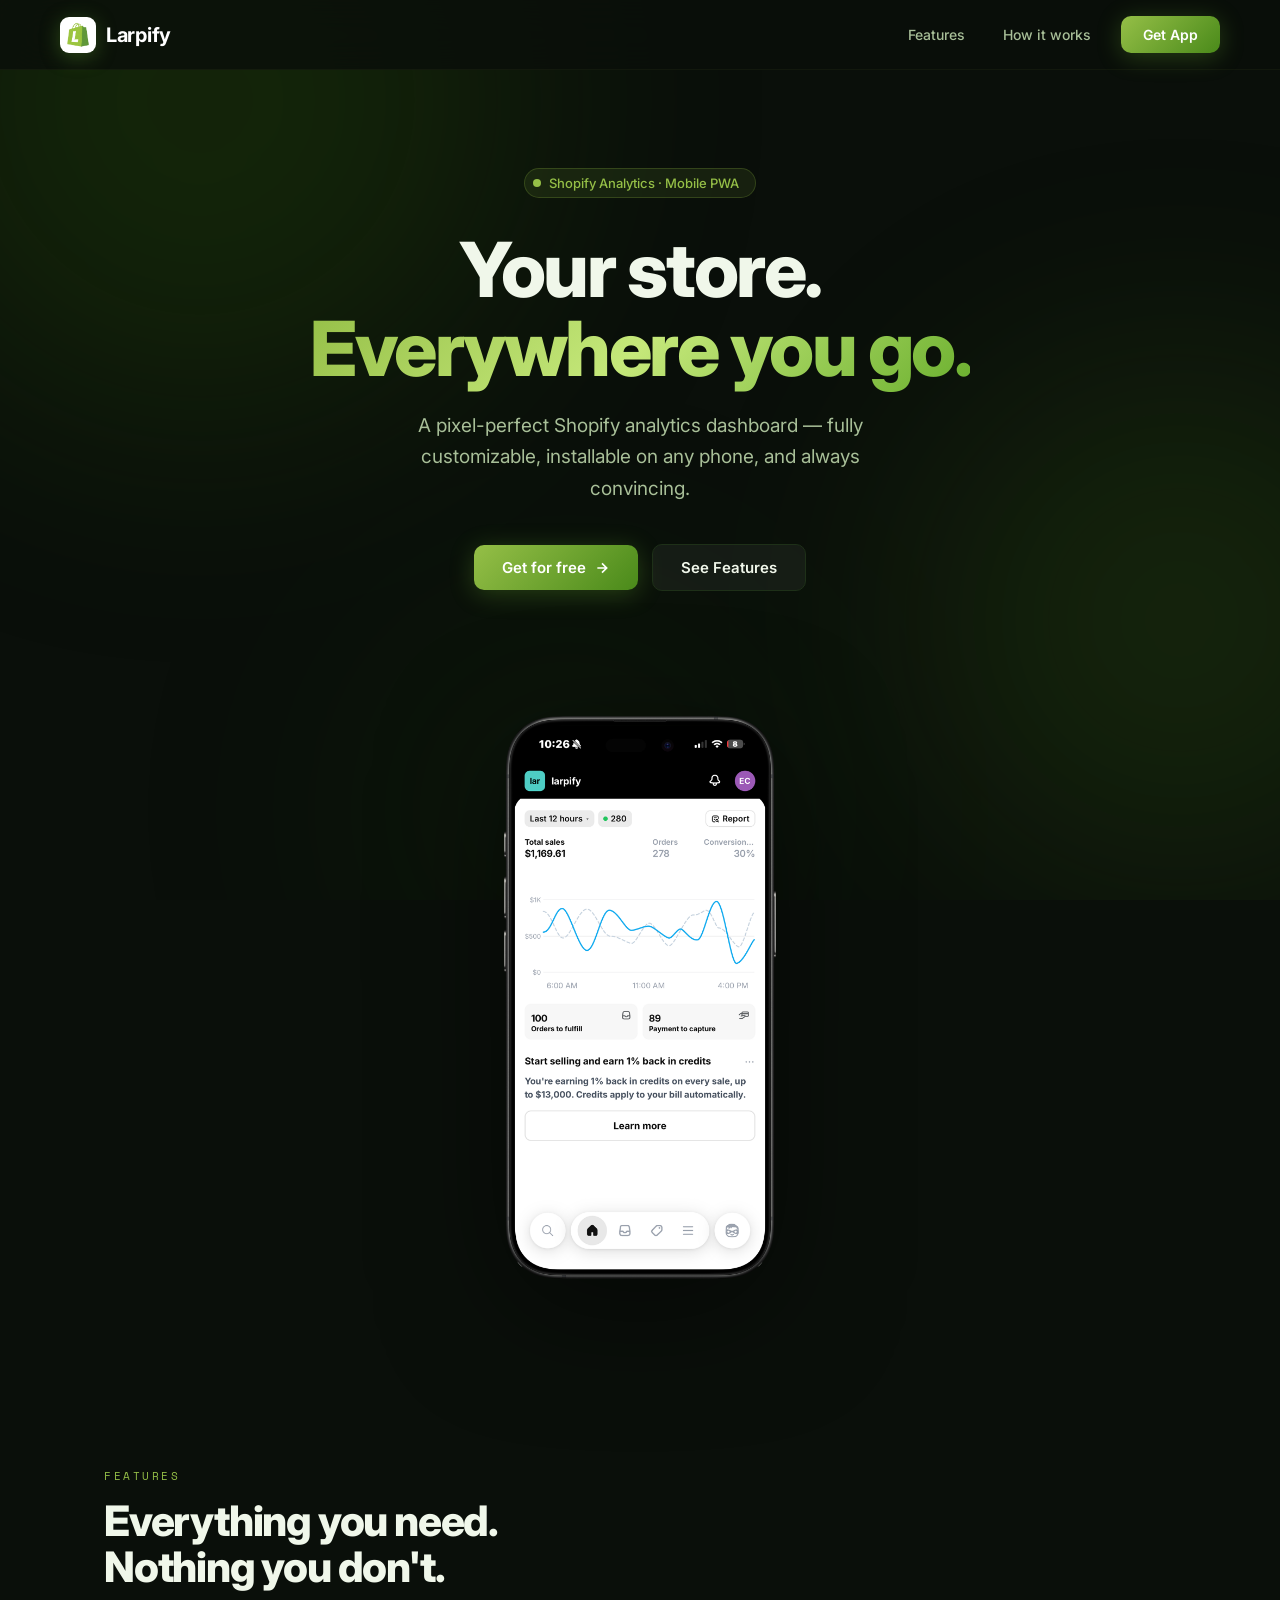
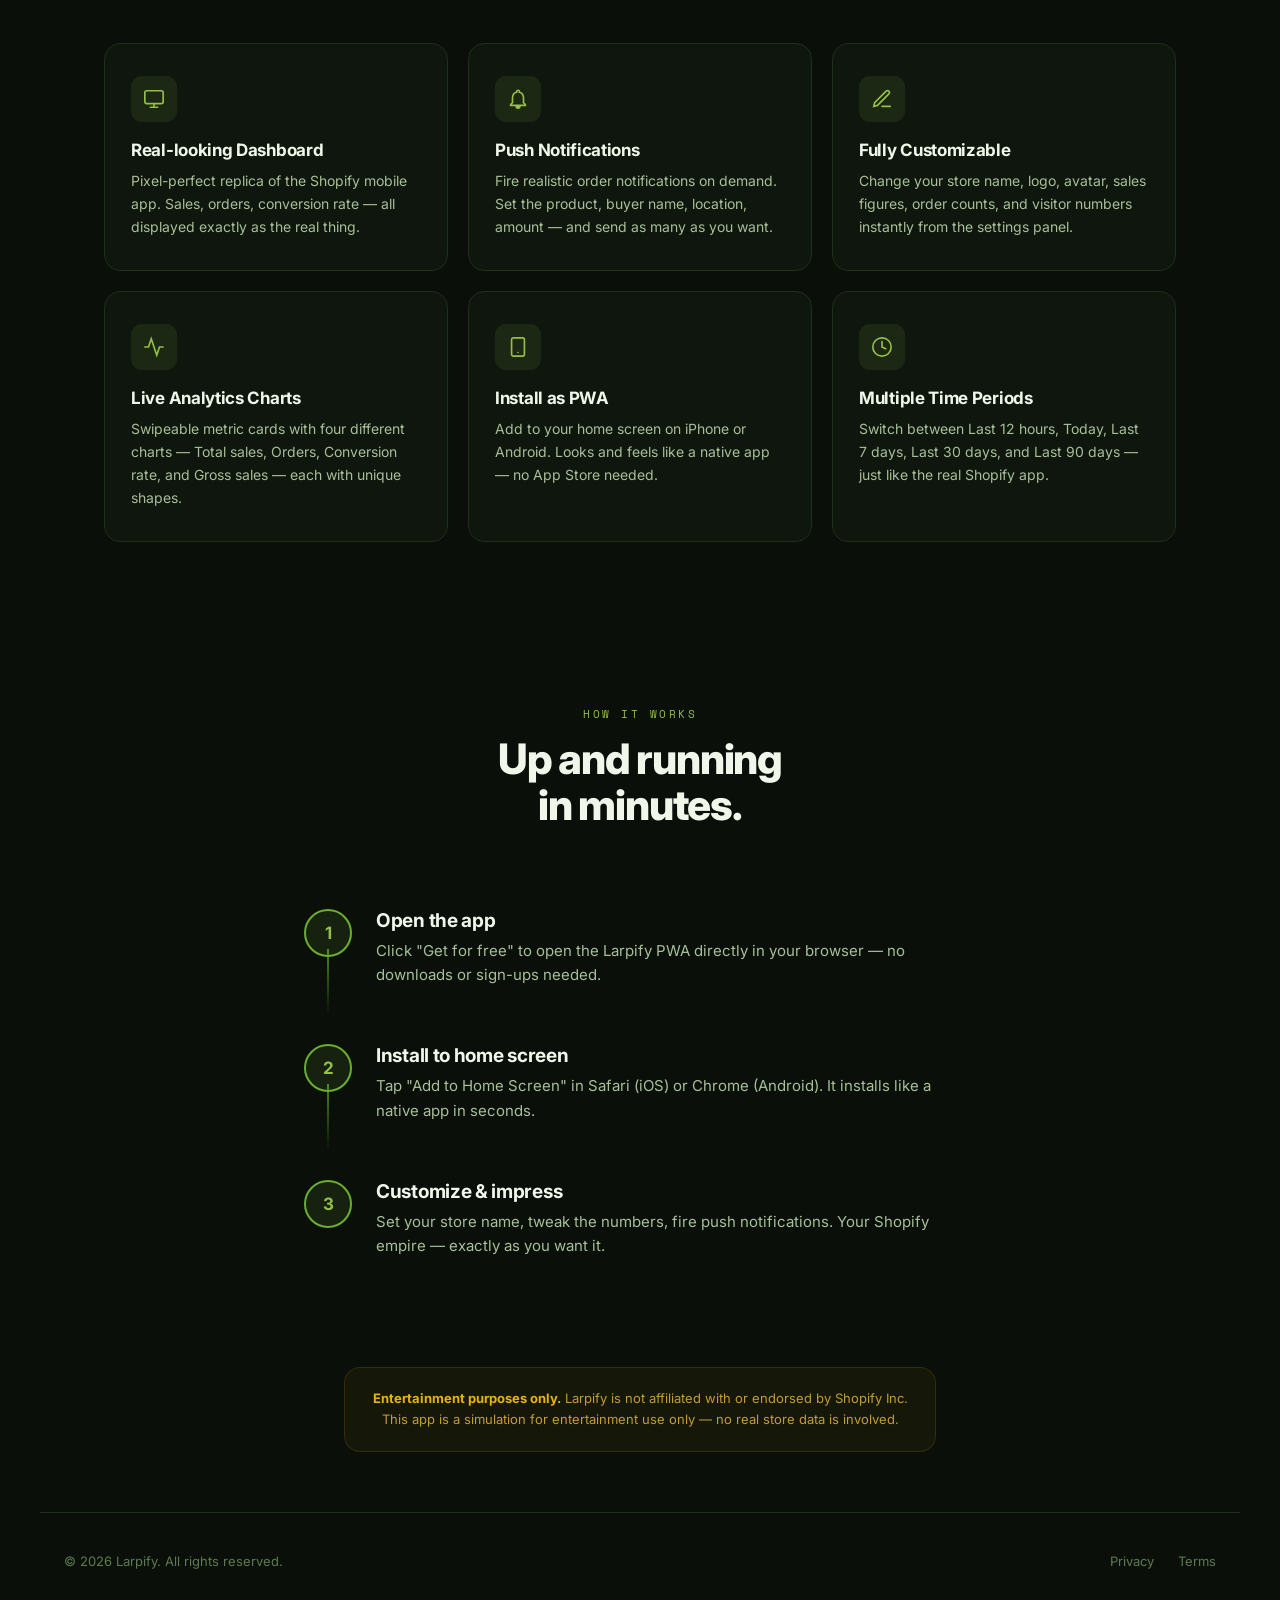
<file: index.html>
<!DOCTYPE html>
<html lang="en">
<head>
  <meta charset="UTF-8">
  <meta name="viewport" content="width=device-width, initial-scale=1.0, maximum-scale=1.0, user-scalable=no">
  <title>Larpify & FakelyPro — Shopify Analytics for Free</title>
  <meta name="description" content="A pixel-perfect Shopify analytics dashboard on your phone. Customizable stats, push notifications, installable PWA — always in your pocket.">
  <meta name="keywords" content="shopify simulator, shopify dashboard, fake shopify, shopify analytics, ecommerce simulator, shopify pwa, store simulator, sales dashboard, shopify clone, fakelypro, larpify">
  <meta name="author" content="larpify">
  <meta name="robots" content="index, follow">
  <meta name="theme-color" content="#0A0F0A">
  <meta name="msapplication-TileColor" content="#0A0F0A">
  <link rel="canonical" href="https://larpify.pro/">
  <meta property="og:type" content="website">
  <meta property="og:url" content="https://larpify.pro/">
  <meta property="og:title" content="Larpify & FakelyPro — Shopify Analytics for Free">
  <meta property="og:description" content="A pixel-perfect Shopify analytics dashboard on your phone. Customizable stats, push notifications, installable PWA.">
  <meta property="og:image" content="https://larpify.pro/images/og-image.png">
  <meta property="og:image:width" content="1200">
  <meta property="og:image:height" content="630">
  <meta property="og:site_name" content="larpify">
  <meta property="og:locale" content="en_US">
  <meta name="twitter:card" content="summary_large_image">
  <meta name="twitter:url" content="https://larpify.pro/">
  <meta name="twitter:title" content="Larpify & FakelyPro — Shopify Analytics for Free">
  <meta name="twitter:description" content="A pixel-perfect Shopify analytics dashboard on your phone. Customizable stats, push notifications, installable PWA.">
  <meta name="twitter:image" content="https://larpify.pro/images/og-image.png">
  <link rel="icon" type="image/png" sizes="32x32" href="./images/LarpifyLogo.png">
  <link rel="icon" type="image/png" sizes="16x16" href="./images/LarpifyLogo.png">
  <link rel="apple-touch-icon" sizes="180x180" href="./images/LarpifyLogo.png">
  <link rel="stylesheet" href="./css/main.css">
</head>
<body>

<!-- Ambient background -->
<div class="ambient-bg">
  <div class="orb orb-1"></div>
  <div class="orb orb-2"></div>
  <div class="orb orb-3"></div>
</div>

<!-- Mobile menu -->
<div class="mobile-menu" id="mobileMenu">
  <button class="mobile-close" onclick="toggleMobileMenu()">
    <svg width="24" height="24" fill="none" stroke="currentColor" stroke-width="2"><path d="M18 6L6 18M6 6l12 12"/></svg>
  </button>
  <a href="#features">Features</a>
  <a href="#how">How it works</a>
  <a href="/store" class="btn btn-primary" style="margin-top:12px;">Get App</a>
</div>

<!-- Nav -->
<nav>
  <div class="nav-inner">
    <a class="logo" href="/">
      <div class="logo-icon">
        <img src="./images/LarpifyLogo.png">
      </div>
      <div class="logo-text">Larpi<span>fy</span></div>
    </a>
    <div class="nav-links">
      <a href="#features">Features</a>
      <a href="#how">How it works</a>
      <a href="/store" class="btn btn-primary" style="margin-left:8px;">Get App</a>
    </div>
    <button class="mobile-toggle" onclick="toggleMobileMenu()">
      <svg width="24" height="24" fill="none" stroke="currentColor" stroke-width="2"><path d="M3 12h18M3 6h18M3 18h18"/></svg>
    </button>
  </div>
</nav>

<!-- Hero -->
<section class="hero">
  <div class="hero-badge">
    <span class="dot"></span> Shopify Analytics · Mobile PWA
  </div>
  <h1>Your store.<br><span class="gradient">Everywhere you go.</span></h1>
  <p>A pixel-perfect Shopify analytics dashboard — fully customizable, installable on any phone, and always convincing.</p>
  <div class="hero-actions">
    <a href="/store" class="btn btn-primary">
      Get for free
      <svg width="16" height="16" fill="none" stroke="currentColor" stroke-width="2.5" viewBox="0 0 24 24"><path d="M5 12h14M12 5l7 7-7 7"/></svg>
    </a>
    <a href="#features" class="btn btn-ghost">See Features</a>
  </div>
</section>

<!-- Phone mockup -->
<div class="phone-section">
  <div class="phone-wrap">
    <img src="./images/Device.png" alt="larpify app" class="phone-img">
  </div>
</div>

<!-- Features -->
<section class="features" id="features">
  <div class="section-label">Features</div>
  <div class="section-title">Everything you need.<br>Nothing you don't.</div>
  <div class="features-grid">

    <div class="feature-card">
      <div class="feature-icon">
        <svg viewBox="0 0 24 24" fill="none" stroke="currentColor" stroke-width="1.8" stroke-linecap="round"><rect x="2" y="3" width="20" height="14" rx="2"/><line x1="8" y1="21" x2="16" y2="21"/><line x1="12" y1="17" x2="12" y2="21"/></svg>
      </div>
      <h3>Real-looking Dashboard</h3>
      <p>Pixel-perfect replica of the Shopify mobile app. Sales, orders, conversion rate — all displayed exactly as the real thing.</p>
    </div>

    <div class="feature-card">
      <div class="feature-icon">
        <svg viewBox="0 0 24 24" fill="none" stroke="currentColor" stroke-width="1.8" stroke-linecap="round"><path d="M12 22c1.1 0 2-.9 2-2H10a2 2 0 002 2zm6-6V11c0-3.07-1.64-5.64-4.5-6.32V4a1.5 1.5 0 00-3 0v.68C7.63 5.36 6 7.92 6 11v5l-2 2v1h16v-1l-2-2z"/></svg>
      </div>
      <h3>Push Notifications</h3>
      <p>Fire realistic order notifications on demand. Set the product, buyer name, location, amount — and send as many as you want.</p>
    </div>

    <div class="feature-card">
      <div class="feature-icon">
        <svg viewBox="0 0 24 24" fill="none" stroke="currentColor" stroke-width="1.8" stroke-linecap="round"><path d="M12 20h9"/><path d="M16.5 3.5a2.121 2.121 0 013 3L7 19l-4 1 1-4L16.5 3.5z"/></svg>
      </div>
      <h3>Fully Customizable</h3>
      <p>Change your store name, logo, avatar, sales figures, order counts, and visitor numbers instantly from the settings panel.</p>
    </div>

    <div class="feature-card">
      <div class="feature-icon">
        <svg viewBox="0 0 24 24" fill="none" stroke="currentColor" stroke-width="1.8" stroke-linecap="round"><polyline points="22 12 18 12 15 21 9 3 6 12 2 12"/></svg>
      </div>
      <h3>Live Analytics Charts</h3>
      <p>Swipeable metric cards with four different charts — Total sales, Orders, Conversion rate, and Gross sales — each with unique shapes.</p>
    </div>

    <div class="feature-card">
      <div class="feature-icon">
        <svg viewBox="0 0 24 24" fill="none" stroke="currentColor" stroke-width="1.8" stroke-linecap="round"><rect x="5" y="2" width="14" height="20" rx="2"/><line x1="12" y1="18" x2="12.01" y2="18"/></svg>
      </div>
      <h3>Install as PWA</h3>
      <p>Add to your home screen on iPhone or Android. Looks and feels like a native app — no App Store needed.</p>
    </div>

    <div class="feature-card">
      <div class="feature-icon">
        <svg viewBox="0 0 24 24" fill="none" stroke="currentColor" stroke-width="1.8" stroke-linecap="round"><circle cx="12" cy="12" r="10"/><polyline points="12 6 12 12 16 14"/></svg>
      </div>
      <h3>Multiple Time Periods</h3>
      <p>Switch between Last 12 hours, Today, Last 7 days, Last 30 days, and Last 90 days — just like the real Shopify app.</p>
    </div>

  </div>
</section>

<!-- How it works -->
<section class="how-it-works" id="how">
  <div style="text-align:center;">
    <div class="section-label">How it works</div>
    <div class="section-title">Up and running<br>in minutes.</div>
  </div>
  <div class="steps">
    <div class="step">
      <div class="step-num">1</div>
      <div class="step-content">
        <h3>Open the app</h3>
        <p>Click "Get for free" to open the Larpify PWA directly in your browser — no downloads or sign-ups needed.</p>
      </div>
    </div>
    <div class="step">
      <div class="step-num">2</div>
      <div class="step-content">
        <h3>Install to home screen</h3>
        <p>Tap "Add to Home Screen" in Safari (iOS) or Chrome (Android). It installs like a native app in seconds.</p>
      </div>
    </div>
    <div class="step">
      <div class="step-num">3</div>
      <div class="step-content">
        <h3>Customize & impress</h3>
        <p>Set your store name, tweak the numbers, fire push notifications. Your Shopify empire — exactly as you want it.</p>
      </div>
    </div>
  </div>
</section>

<!-- Disclaimer -->
<div class="disclaimer">
  <div class="disclaimer-box">
    <p><strong>Entertainment purposes only.</strong> Larpify is not affiliated with or endorsed by Shopify Inc. This app is a simulation for entertainment use only — no real store data is involved.</p>
  </div>
</div>

<!-- Footer -->
<footer>
  <div class="footer-inner">
    <div class="footer-copy">&copy; 2026 Larpify. All rights reserved.</div>
    <div class="footer-links">
      <a href="#">Privacy</a>
      <a href="#">Terms</a>
    </div>
  </div>
</footer>

<script>
  function toggleMobileMenu() {
    document.getElementById('mobileMenu').classList.toggle('open');
  }
  document.getElementById('mobileMenu').querySelectorAll('a').forEach(a => {
    a.addEventListener('click', () => document.getElementById('mobileMenu').classList.remove('open'));
  });
  document.querySelectorAll('a[href^="#"]').forEach(a => {
    a.addEventListener('click', e => {
      const href = a.getAttribute('href');
      if (href.length > 1 && document.querySelector(href)) {
        e.preventDefault();
        document.querySelector(href).scrollIntoView({ behavior: 'smooth', block: 'start' });
      }
    });
  });
</script>

</body>
</html>
</file>
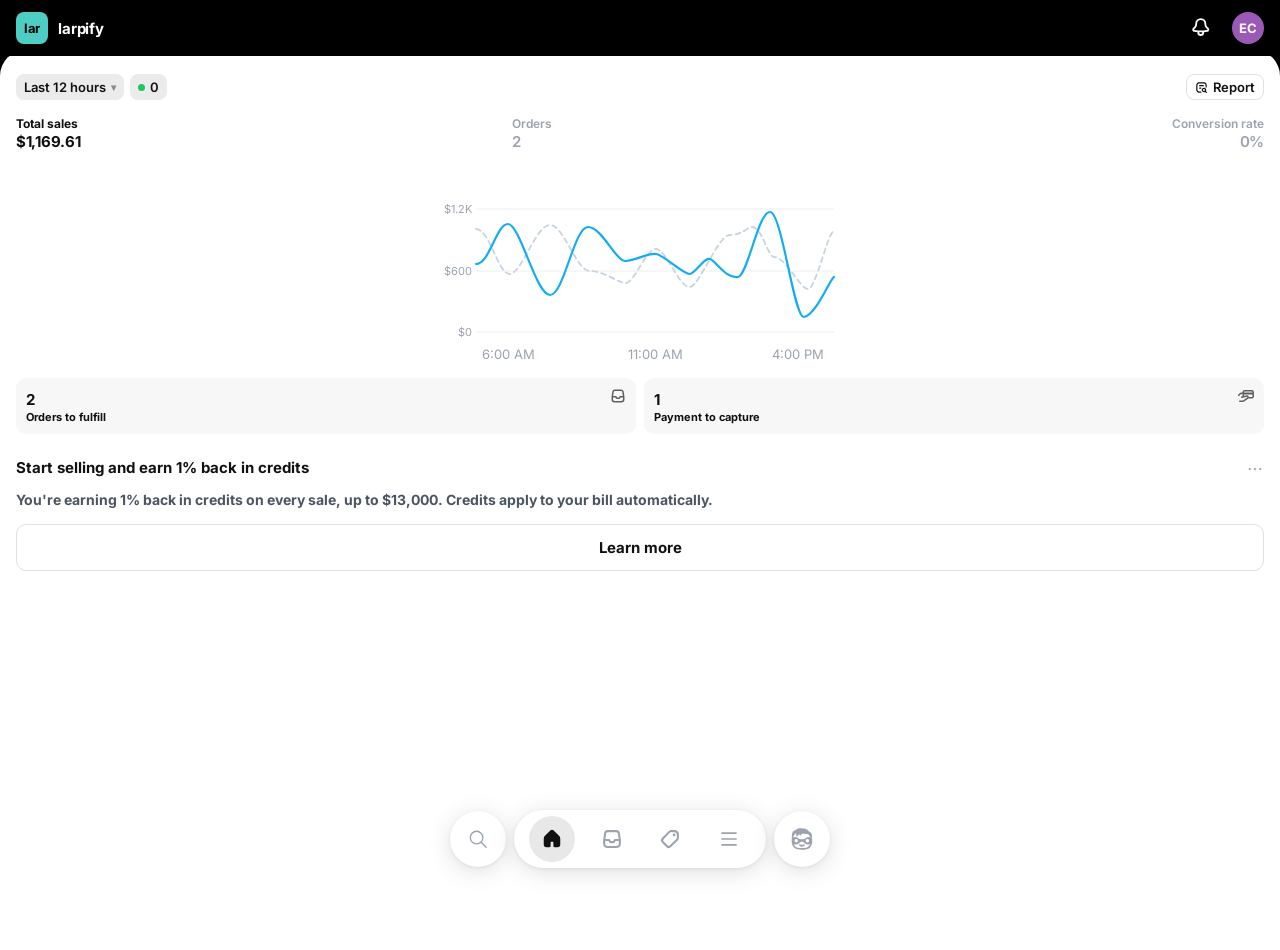
<file: store.html>
<!DOCTYPE html>
<html lang="en">
<head>
    <meta charset="utf-8">
    <meta name="viewport" content="width=device-width, initial-scale=1, viewport-fit=cover">
    <title>Shopify</title>
    <meta name="description" content="Pixel-perfect Shopify analytics dashboard simulator. Customize your store stats, send push notifications, and install as a PWA.">
    <meta name="keywords" content="shopify simulator, shopify dashboard, fake shopify app, shopify analytics, ecommerce simulator, shopify pwa, store dashboard">
    <meta name="author" content="larpify">
    <meta name="robots" content="index, follow">
    <meta name="theme-color" content="#000000">
    <meta name="msapplication-TileColor" content="#000000">
    <meta name="apple-mobile-web-app-capable" content="yes">
    <meta name="apple-mobile-web-app-status-bar-style" content="black-translucent">
    <meta name="apple-mobile-web-app-title" content="Shopify">
    <meta name="mobile-web-app-capable" content="yes">
    <meta name="application-name" content="Shopify">
    <link rel="canonical" href="https://larpify.pro/store">
    <meta property="og:type" content="website">
    <meta property="og:url" content="https://larpify.pro/store">
    <meta property="og:title" content="Shopify">
    <meta property="og:description" content="Pixel-perfect Shopify analytics dashboard simulator. Customize stats, send notifications, install as PWA.">
    <meta property="og:image" content="https://larpify.pro/images/og-image.png">
    <meta property="og:image:width" content="1200">
    <meta property="og:image:height" content="630">
    <meta property="og:site_name" content="larpify">
    <meta property="og:locale" content="en_US">
    <meta name="twitter:card" content="summary_large_image">
    <meta name="twitter:url" content="https://larpify.pro/store">
    <meta name="twitter:title" content="Shopify">
    <meta name="twitter:description" content="Pixel-perfect Shopify analytics dashboard simulator. Customize stats, send notifications, install as PWA.">
    <meta name="twitter:image" content="https://larpify.pro/images/og-image.png">
    <link rel="icon" type="image/png" sizes="32x32" href="./images/shopify_icon.png">
    <link rel="icon" type="image/png" sizes="16x16" href="./images/shopify_icon.png">
    <link rel="apple-touch-icon" sizes="180x180" href="./images/shopify_icon.png">
    <link rel="manifest" href="./manifest.json">
    <link rel="stylesheet" href="./css/index.css">
    <link rel="preconnect" href="https://fonts.googleapis.com">
    <link rel="preconnect" href="https://fonts.gstatic.com" crossorigin>
    <link href="https://fonts.googleapis.com/css2?family=Inter:wght@400;500;600;700&display=swap" rel="stylesheet">
</head>
<body>
<div id="appBody">

<!-- ============================================================
     SETTINGS  (tap the teal logo tile to open)
     ============================================================ -->
<div id="settingsPage" class="settings-page">
    <div class="settings-header">
        <button id="closeSettings" class="back-btn">
            <svg viewBox="0 0 24 24" fill="none" stroke="currentColor" stroke-width="2.5"
                 stroke-linecap="round" stroke-linejoin="round">
                <polyline points="15 18 9 12 15 6"/>
            </svg>
        </button>
        <h1>Store settings</h1>
        <div style="width:36px;"></div>
    </div>
    <div class="settings-content">

        <div class="settings-section">
            <h2 class="settings-section-title">STORE</h2>
            <div class="settings-field">
                <label>Store name</label>
                <input id="cfgStoreName" type="text" placeholder="larpify">
            </div>
            <div class="settings-field">
                <label>Logo text</label>
                <input id="cfgLogoText" type="text" placeholder="lar" maxlength="4">
            </div>
            <div class="settings-field">
                <label>Avatar initials</label>
                <input id="cfgAvatar" type="text" placeholder="EC" maxlength="3">
            </div>
        </div>

        <div class="settings-section">
            <h2 class="settings-section-title">STATS</h2>
            <div class="settings-field">
                <label>Total sales ($)</label>
                <input id="cfgSales" type="text" placeholder="1,169.61">
            </div>
            <div class="settings-field">
                <label>Gross sales ($)</label>
                <input id="cfgGross" type="text" placeholder="1,254.50">
            </div>
            <div class="settings-field">
                <label>Orders</label>
                <input id="cfgOrders" type="text" placeholder="2">
            </div>
            <div class="settings-field">
                <label>Conversion rate (%)</label>
                <input id="cfgConv" type="text" placeholder="0">
            </div>
            <div class="settings-field">
                <label>Active visitors on site</label>
                <input id="cfgVisitors" type="text" placeholder="0">
            </div>
            <div class="settings-field">
                <label>Orders to fulfill</label>
                <input id="cfgFulfill" type="text" placeholder="2">
            </div>
            <div class="settings-field">
                <label>Payments to capture</label>
                <input id="cfgPayments" type="text" placeholder="1">
            </div>
        </div>

        <div class="settings-section">
            <h2 class="settings-section-title">CHART</h2>
            <div class="settings-field">
                <label>Period</label>
                <select id="cfgPeriod">
                    <option value="12h">Last 12 hours</option>
                    <option value="today">Today</option>
                    <option value="7d">Last 7 days</option>
                    <option value="30d">Last 30 days</option>
                    <option value="90d">Last 90 days</option>
                </select>
            </div>
        </div>

        <div class="settings-section">
            <h2 class="settings-section-title">PUSH NOTIFICATION</h2>
            <div class="settings-field">
                <label>Store name</label>
                <input id="notifStore" type="text" placeholder="HoH Fashion">
            </div>
            <div class="settings-field">
                <label>Number of items</label>
                <input id="notifItems" type="number" placeholder="2" min="1">
            </div>
            <div class="settings-field">
                <label>Total amount ($)</label>
                <input id="notifAmount" type="text" placeholder="70.49">
            </div>
            <div class="settings-field">
                <label>Number of notifications</label>
                <input id="notifCount" type="number" placeholder="3" min="1" max="50">
            </div>
            <div class="settings-field">
                <label>Speed</label>
                <div class="speed-toggle">
                    <button class="speed-btn active" data-speed="fast">Fast</button>
                    <button class="speed-btn" data-speed="medium">Medium</button>
                    <button class="speed-btn" data-speed="slow">Slow</button>
                </div>
            </div>
            <div class="settings-field" id="mediumField" style="display:none">
                <label>Medium interval (seconds)</label>
                <input id="notifMedium" type="number" placeholder="3" min="1" max="30" step="0.5">
            </div>
            <div class="settings-field" id="slowField" style="display:none">
                <label>Slow interval (seconds)</label>
                <input id="notifSlow" type="number" placeholder="10" min="1" max="120" step="1">
            </div>
            <button id="pushNotif" class="push-btn">Send notification</button>
        </div>

        <button id="saveSettings" class="save-btn">Save</button>
    </div>
</div>

<!-- ============================================================
     MAIN APP
     ============================================================ -->
<div id="mainPage">

    <!-- Black header bar -->
    <header class="app-header">
        <div class="header-left">
            <button id="openSettings" class="logo-tile" aria-label="Settings">
                <span id="logoText">lar</span>
            </button>
            <span id="storeNameDisplay" class="store-name">larpify</span>
        </div>
        <div class="header-right">
            <button class="bell-btn" aria-label="Notifications">
                <svg viewBox="0 0 18 18" fill="currentColor" xmlns="http://www.w3.org/2000/svg">
                    <path fill-rule="evenodd" d="m5.252 12.424-2.446-.281c-1.855-.213-2.38-2.659-.778-3.616l.065-.038a2.89 2.89 0 0 0 1.407-2.48v-.509a4.5 4.5 0 0 1 9 0v.51c0 1.016.535 1.958 1.408 2.479l.065.038c1.602.957 1.076 3.403-.778 3.616l-2.543.292v.365a2.7 2.7 0 0 1-5.4 0zm3.9.076h-2.4v.3a1.2 1.2 0 1 0 2.4 0zm-3.152-1.5h4l3.024-.348a.452.452 0 0 0 .18-.837l-.065-.038a4.4 4.4 0 0 1-.674-.495l-.073-.067a4.4 4.4 0 0 1-1.392-3.205v-.51a3 3 0 1 0-6 0v.51a4.4 4.4 0 0 1-1.391 3.205l-.073.067a4.6 4.6 0 0 1-.674.495l-.065.038a.453.453 0 0 0 .18.838z"/>
                </svg>
            </button>
            <div class="avatar-circle">
                <span id="avatarInitials">EC</span>
            </div>
        </div>
    </header>

    <!-- Pull-to-refresh spinner -->
    <div class="ptr-spinner" id="ptrSpinner">
        <div class="spinner">
            <div class="spinner-blade"></div>
            <div class="spinner-blade"></div>
            <div class="spinner-blade"></div>
            <div class="spinner-blade"></div>
            <div class="spinner-blade"></div>
            <div class="spinner-blade"></div>
            <div class="spinner-blade"></div>
            <div class="spinner-blade"></div>
        </div>
    </div>

    <!-- Scrollable white content -->
    <div id="contentWrapper" class="content-wrapper">

        <!-- Filter row -->
        <div class="filter-row">
            <button class="filter-btn" id="filterPeriodBtn">Last 12 hours <span class="chevron">▾</span></button>
            <button class="live-btn" id="liveViewBtn">
                <span class="live-dot"></span><span id="dispVisitors">0</span>
            </button>
            <button class="report-btn">
                <svg xmlns="http://www.w3.org/2000/svg" viewBox="0 0 16 16" fill="currentColor">
                    <path d="M7.018 1.5h1.964c.813 0 1.469 0 2 .043.546.045 1.026.14 1.47.366.706.36 1.28.933 1.64 1.639.226.444.32.924.365 1.47.043.531.043 1.187.043 2v.232a.75.75 0 0 1-1.5 0v-.2c0-.852 0-1.447-.038-1.91-.037-.453-.107-.714-.207-.911a2.25 2.25 0 0 0-.984-.984c-.197-.1-.458-.17-.912-.207-.462-.037-1.057-.038-1.909-.038h-1.9c-.852 0-1.447 0-1.91.038-.453.037-.714.107-.911.207a2.25 2.25 0 0 0-.984.984c-.1.197-.17.458-.207.912-.037.462-.038 1.057-.038 1.909v1.9c0 .852 0 1.447.038 1.91.037.453.107.714.207.912.216.423.56.767.984.983.197.1.458.17.912.207.462.037 1.057.038 1.909.038h.2a.75.75 0 0 1 0 1.5h-.232c-.813 0-1.469 0-2-.043-.546-.045-1.026-.14-1.47-.366a3.76 3.76 0 0 1-1.64-1.638c-.226-.445-.32-.925-.365-1.471-.043-.531-.043-1.187-.043-2v-1.964c0-.813 0-1.469.043-2 .045-.546.14-1.026.366-1.47.36-.706.933-1.28 1.639-1.64.444-.226.924-.32 1.47-.365.531-.043 1.187-.043 2-.043"/>
                    <path fill-rule="evenodd" d="M8.25 11a2.75 2.75 0 1 1 5.152 1.34l1.128 1.13a.749.749 0 1 1-1.06 1.06l-1.13-1.128a2.75 2.75 0 0 1-4.09-2.402m2.75-1.25a1.25 1.25 0 1 0 0 2.5 1.25 1.25 0 0 0 0-2.5"/>
                    <path d="M5 5.75a.75.75 0 0 1 .75-.75h4.5a.75.75 0 0 1 0 1.5h-4.5a.75.75 0 0 1-.75-.75"/>
                    <path d="M5.75 8a.75.75 0 0 0 0 1.5h1.5a.75.75 0 0 0 0-1.5z"/>
                </svg>
                Report
            </button>
        </div>

        <!-- Metrics + chart (progressive slide+fade carousel) -->
        <div id="metricsViewport">
            <!-- Panel A: active content -->
            <div id="panelA">
                <div class="stats-row">
                    <div class="stat-col">
                        <div class="stat-label" id="col0label">Total sales</div>
                        <div class="stat-val"    id="col0val">$1,169.61</div>
                    </div>
                    <div class="stat-col center">
                        <div class="stat-label" id="col1label">Orders</div>
                        <div class="stat-val muted" id="col1val">2</div>
                    </div>
                    <div class="stat-col right">
                        <div class="stat-label" id="col2label">Conversion</div>
                        <div class="stat-val muted" id="col2val">0%</div>
                    </div>
                </div>
                <div class="chart-area" id="chartAreaA"></div>
            </div>
            <!-- Panel B: incoming content, sits one full width to the right -->
            <div id="panelB" aria-hidden="true">
                <div class="stats-row">
                    <div class="stat-col">
                        <div class="stat-label" id="ncol0label"></div>
                        <div class="stat-val"    id="ncol0val"></div>
                    </div>
                    <div class="stat-col center">
                        <div class="stat-label" id="ncol1label"></div>
                        <div class="stat-val muted" id="ncol1val"></div>
                    </div>
                    <div class="stat-col right">
                        <div class="stat-label" id="ncol2label"></div>
                        <div class="stat-val muted" id="ncol2val"></div>
                    </div>
                </div>
                <div class="chart-area" id="chartAreaB"></div>
            </div>
            <!-- Chart pool: SVG storage, moved into panels as needed -->
            <div id="chartPool" style="display:none">

                <!-- chart0: Total sales — volatile wavy line -->
                <svg id="chart0" viewBox="0 0 400 175" width="100%" height="175" xmlns="http://www.w3.org/2000/svg">
                    <line x1="36" y1="10"  x2="394" y2="10"  stroke="#eeeeef" stroke-width="1"/>
                    <line x1="36" y1="72"  x2="394" y2="72"  stroke="#eeeeef" stroke-width="1"/>
                    <line x1="36" y1="133" x2="394" y2="133" stroke="#eeeeef" stroke-width="1"/>
                    <text id="yTop0" text-anchor="end" x="32" y="14"  fill="#9ca3af" font-size="11" font-family="Inter, sans-serif">$1K</text>
                    <text id="yMid0" text-anchor="end" x="32" y="76"  fill="#9ca3af" font-size="11" font-family="Inter, sans-serif">$500</text>
                    <text text-anchor="end" x="32" y="137" fill="#9ca3af" font-size="11" font-family="Inter, sans-serif">$0</text>
                    <text id="xLabel1" text-anchor="middle" x="68"  y="160" fill="#9ca3af" font-size="13" font-family="Inter, sans-serif">6:00 AM</text>
                    <text id="xLabel2" text-anchor="middle" x="215" y="160" fill="#9ca3af" font-size="13" font-family="Inter, sans-serif">11:00 AM</text>
                    <text id="xLabel3" text-anchor="middle" x="358" y="160" fill="#9ca3af" font-size="13" font-family="Inter, sans-serif">4:00 PM</text>
                    <path d="M36,30 C50,30 58,76 70,75 C82,74 96,26 110,26 C124,26 136,72 150,72 C164,72 178,84 186,84 C194,84 206,50 216,50 C226,50 240,90 250,88 C260,86 278,36 290,36 C302,36 308,28 312,28 C322,28 328,58 334,58 C346,58 360,90 368,90 C376,90 388,32 394,32" fill="none" stroke="#c8d4e0" stroke-width="1.8" stroke-dasharray="5,4" stroke-linecap="round" stroke-linejoin="round"/>
                    <path d="M36,65 C50,65 56,25 68,25 C80,25 96,96 110,96 C124,96 134,28 148,28 C162,28 176,63 186,62 C196,61 208,54 216,55 C224,56 244,76 250,75 C256,74 264,58 270,60 C276,62 286,80 298,78 C308,76 318,13 330,13 C342,13 354,120 364,118 C376,116 390,80 394,78" fill="none" stroke="#13ACF0" stroke-width="2.2" stroke-linecap="round" stroke-linejoin="round"/>
                </svg>

                <!-- chart1: Orders — slow start, big spike middle, trails off -->
                <svg id="chart1" viewBox="0 0 400 175" width="100%" height="175" xmlns="http://www.w3.org/2000/svg">
                    <line x1="36" y1="10"  x2="394" y2="10"  stroke="#eeeeef" stroke-width="1"/>
                    <line x1="36" y1="72"  x2="394" y2="72"  stroke="#eeeeef" stroke-width="1"/>
                    <line x1="36" y1="133" x2="394" y2="133" stroke="#eeeeef" stroke-width="1"/>
                    <text id="yTop1" text-anchor="end" x="32" y="14"  fill="#9ca3af" font-size="11" font-family="Inter, sans-serif">2</text>
                    <text id="yMid1" text-anchor="end" x="32" y="76"  fill="#9ca3af" font-size="11" font-family="Inter, sans-serif">1</text>
                    <text text-anchor="end" x="32" y="137" fill="#9ca3af" font-size="11" font-family="Inter, sans-serif">0</text>
                    <text text-anchor="middle" x="68"  y="160" fill="#9ca3af" font-size="13" font-family="Inter, sans-serif">6:00 AM</text>
                    <text text-anchor="middle" x="215" y="160" fill="#9ca3af" font-size="13" font-family="Inter, sans-serif">11:00 AM</text>
                    <text text-anchor="middle" x="358" y="160" fill="#9ca3af" font-size="13" font-family="Inter, sans-serif">4:00 PM</text>
                    <path d="M36,80 C50,80 58,34 70,34 C82,34 96,82 110,82 C124,82 136,28 150,26 C164,24 178,68 186,68 C196,68 210,56 220,56 C232,56 244,22 258,20 C270,18 284,76 298,78 C310,80 320,34 330,32 C342,30 354,88 364,90 C378,92 390,52 394,50" fill="none" stroke="#c8d4e0" stroke-width="1.8" stroke-dasharray="5,4" stroke-linecap="round" stroke-linejoin="round"/>
                    <path d="M36,55 C50,55 58,96 70,96 C82,96 96,30 110,28 C124,26 136,85 148,86 C162,87 176,40 186,38 C198,36 212,18 224,16 C238,14 250,72 262,74 C276,76 286,58 298,60 C310,62 320,92 334,94 C348,96 358,44 368,42 C382,40 390,66 394,68" fill="none" stroke="#13ACF0" stroke-width="2.2" stroke-linecap="round" stroke-linejoin="round"/>
                </svg>

                <!-- chart2: Conversion rate — gradual upward trend through the day -->
                <svg id="chart2" viewBox="0 0 400 175" width="100%" height="175" xmlns="http://www.w3.org/2000/svg">
                    <line x1="36" y1="10"  x2="394" y2="10"  stroke="#eeeeef" stroke-width="1"/>
                    <line x1="36" y1="72"  x2="394" y2="72"  stroke="#eeeeef" stroke-width="1"/>
                    <line x1="36" y1="133" x2="394" y2="133" stroke="#eeeeef" stroke-width="1"/>
                    <text id="yTop2" text-anchor="end" x="32" y="14"  fill="#9ca3af" font-size="11" font-family="Inter, sans-serif">10%</text>
                    <text id="yMid2" text-anchor="end" x="32" y="76"  fill="#9ca3af" font-size="11" font-family="Inter, sans-serif">5%</text>
                    <text text-anchor="end" x="32" y="137" fill="#9ca3af" font-size="11" font-family="Inter, sans-serif">0%</text>
                    <text text-anchor="middle" x="68"  y="160" fill="#9ca3af" font-size="13" font-family="Inter, sans-serif">6:00 AM</text>
                    <text text-anchor="middle" x="215" y="160" fill="#9ca3af" font-size="13" font-family="Inter, sans-serif">11:00 AM</text>
                    <text text-anchor="middle" x="358" y="160" fill="#9ca3af" font-size="13" font-family="Inter, sans-serif">4:00 PM</text>
                    <path d="M36,60 C50,60 58,28 70,26 C84,24 96,74 110,76 C124,78 136,22 148,20 C162,18 178,86 190,88 C200,90 214,46 224,44 C236,42 250,96 264,98 C276,100 288,40 300,36 C312,32 322,78 334,80 C348,82 360,28 370,26 C382,24 390,60 394,62" fill="none" stroke="#c8d4e0" stroke-width="1.8" stroke-dasharray="5,4" stroke-linecap="round" stroke-linejoin="round"/>
                    <path d="M36,36 C50,36 58,80 72,82 C84,84 96,28 110,26 C124,24 134,76 148,78 C162,80 178,30 190,28 C202,26 214,88 226,90 C238,92 250,50 264,46 C278,42 290,92 300,94 C312,96 322,36 334,32 C348,28 360,72 370,74 C384,76 390,52 394,54" fill="none" stroke="#13ACF0" stroke-width="2.2" stroke-linecap="round" stroke-linejoin="round"/>
                </svg>

                <!-- chart3: Gross sales — hill shape, peaks midday -->
                <svg id="chart3" viewBox="0 0 400 175" width="100%" height="175" xmlns="http://www.w3.org/2000/svg">
                    <line x1="36" y1="10"  x2="394" y2="10"  stroke="#eeeeef" stroke-width="1"/>
                    <line x1="36" y1="72"  x2="394" y2="72"  stroke="#eeeeef" stroke-width="1"/>
                    <line x1="36" y1="133" x2="394" y2="133" stroke="#eeeeef" stroke-width="1"/>
                    <text id="yTop3" text-anchor="end" x="32" y="14"  fill="#9ca3af" font-size="11" font-family="Inter, sans-serif">$1K</text>
                    <text id="yMid3" text-anchor="end" x="32" y="76"  fill="#9ca3af" font-size="11" font-family="Inter, sans-serif">$500</text>
                    <text text-anchor="end" x="32" y="137" fill="#9ca3af" font-size="11" font-family="Inter, sans-serif">$0</text>
                    <text text-anchor="middle" x="68"  y="160" fill="#9ca3af" font-size="13" font-family="Inter, sans-serif">6:00 AM</text>
                    <text text-anchor="middle" x="215" y="160" fill="#9ca3af" font-size="13" font-family="Inter, sans-serif">11:00 AM</text>
                    <text text-anchor="middle" x="358" y="160" fill="#9ca3af" font-size="13" font-family="Inter, sans-serif">4:00 PM</text>
                    <path d="M36,44 C50,44 60,86 72,88 C84,90 96,30 108,28 C122,26 136,72 148,74 C162,76 174,26 186,24 C200,22 212,80 224,82 C238,84 250,38 262,34 C276,30 290,78 300,80 C314,82 326,22 338,18 C350,14 360,110 370,114 C382,118 390,68 394,66" fill="none" stroke="#c8d4e0" stroke-width="1.8" stroke-dasharray="5,4" stroke-linecap="round" stroke-linejoin="round"/>
                    <path d="M36,70 C50,70 58,30 70,28 C84,26 96,88 110,90 C122,92 134,32 148,30 C162,28 176,76 188,78 C200,80 212,26 224,22 C238,18 252,84 264,88 C276,92 286,42 298,38 C312,34 324,82 336,86 C348,90 358,16 368,14 C380,12 390,80 394,82" fill="none" stroke="#13ACF0" stroke-width="2.2" stroke-linecap="round" stroke-linejoin="round"/>
                </svg>

            </div>
        </div>


        <!-- Action boxes -->
        <div class="action-section">
            <div class="action-grid">
                <div class="action-box">
                    <svg class="action-icon" xmlns="http://www.w3.org/2000/svg" width="20" height="20"><path fill-rule="evenodd" d="M6.976 3.5a2.75 2.75 0 0 0-2.72 2.347l-.662 4.46a8.75 8.75 0 0 0-.094 1.282v1.661a3.25 3.25 0 0 0 3.25 3.25h6.5a3.25 3.25 0 0 0 3.25-3.25v-1.66c0-.43-.032-.858-.095-1.283l-.66-4.46a2.75 2.75 0 0 0-2.72-2.347h-6.05zM5.739 6.067A1.25 1.25 0 0 1 6.976 5h6.048c.62 0 1.146.454 1.237 1.067L14.844 10H12.36a1.25 1.25 0 0 0-1.185.855l-.159.474a.25.25 0 0 1-.237.171H9.221a.25.25 0 0 1-.237-.17l-.159-.475A1.25 1.25 0 0 0 7.64 10H5.156l.583-3.933zM5.001 11.5 5 11.59v1.66c0 .966.784 1.75 1.75 1.75h6.5A1.75 1.75 0 0 0 15 13.25V11.5h-2.46l-.1.303A1.75 1.75 0 0 1 10.78 13H9.22a1.75 1.75 0 0 1-1.66-1.197l-.1-.303H5z" fill="#5C5F62"/></svg>
                    <span id="actionFulfill" class="action-num">2</span>
                    <p class="action-label">Orders to fulfill</p>
                </div>
                <div class="action-box">
                    <svg class="action-icon" xmlns="http://www.w3.org/2000/svg" width="20" height="20"><path fill-rule="evenodd" d="M9.621 4h5.258c.395 0 .736 0 1.017.023.297.024.592.078.875.222.424.216.768.56.984.984.144.283.198.578.222.875.023.28.023.622.023 1.017v2.258c0 .395 0 .736-.023 1.017a2.29 2.29 0 0 1-.222.875 2.25 2.25 0 0 1-.983.984c-.284.144-.58.198-.876.222-.28.023-.622.023-1.017.023h-2.58a1.92 1.92 0 0 1-.265.23l-2.73 1.964c-.565.408-.93.67-1.335.86a4.77 4.77 0 0 1-1.125.363C6.404 16 5.955 16 5.258 16H3.75a.75.75 0 0 1 0-1.5h1.436c.794 0 1.095-.004 1.379-.057.266-.05.524-.134.77-.249.261-.122.508-.295 1.152-.76l2.67-1.922a.423.423 0 0 0-.35-.754l-4.875 1.22a.75.75 0 0 1-.364-1.456l.932-.233V8c-.59.002-.821.012-1.033.062a2.25 2.25 0 0 0-.65.27c-.21.128-.398.31-.943.854l-.594.594a.75.75 0 1 1-1.06-1.06l.654-.655c.46-.46.78-.78 1.16-1.012a3.75 3.75 0 0 1 1.083-.45c.397-.095.813-.102 1.387-.103.003-.143.009-.275.019-.396a2.29 2.29 0 0 1 .222-.875 2.25 2.25 0 0 1 .984-.984 2.29 2.29 0 0 1 .875-.222C8.884 4 9.226 4 9.621 4zm5.229 7h-2.024a1.923 1.923 0 0 0-2.382-1.697L8 9.914V8.5h8.5v.85c0 .432 0 .712-.018.924-.017.204-.045.28-.064.317a.75.75 0 0 1-.328.327c-.037.02-.112.047-.316.064-.212.017-.492.018-.924.018zm1.645-4.5h-8.49c.002-.104.006-.194.013-.274.017-.204.045-.28.064-.316a.75.75 0 0 1 .328-.328c.037-.02.112-.047.316-.064.212-.017.492-.018.924-.018h5.2c.432 0 .712 0 .924.018.204.017.28.045.316.064a.75.75 0 0 1 .328.328c.02.037.047.112.064.316.007.08.01.17.013.274z" fill="#5C5F62"/></svg>
                    <span id="actionPayments" class="action-num">1</span>
                    <p class="action-label">Payment to capture</p>
                </div>
            </div>
        </div>

        <!-- Promo card -->
        <div class="promo-card">
            <div class="promo-card-header">
                <span class="promo-card-title">Start selling and earn 1% back in credits</span>
                <button class="promo-menu-btn">
                    <svg viewBox="0 0 24 24" fill="currentColor"><circle cx="5" cy="12" r="1.5"/><circle cx="12" cy="12" r="1.5"/><circle cx="19" cy="12" r="1.5"/></svg>
                </button>
            </div>
            <p class="promo-card-desc">You're earning 1% back in credits on every sale, up to $13,000. Credits apply to your bill automatically.</p>
            <button class="promo-learn-btn">Learn more</button>
        </div>

        <div style="height:110px;"></div>
    </div>

    <!-- Floating pill bottom navigation -->
    <nav class="bottom-nav">
        <!-- Search (standalone circle) -->
        <button class="nav-btn nav-btn-edge">
            <svg viewBox="0 0 60 60" fill="none" aria-hidden="true">
                <circle cx="27" cy="27" r="13.5" stroke="currentColor" stroke-width="3" fill="none"/>
                <line x1="37.5" y1="37.5" x2="47.5" y2="47.5" stroke="currentColor" stroke-width="3" stroke-linecap="round"/>
            </svg>
        </button>

        <!-- Center pill: 4 main icons -->
        <div class="nav-center-pill">
            <button class="nav-btn active">
                <svg xmlns="http://www.w3.org/2000/svg" viewBox="0 0 16 16" fill="currentColor">
                    <path d="M12 14h-2a1 1 0 0 1-1-1v-2.5a.5.5 0 0 0-.5-.5h-1a.5.5 0 0 0-.5.5v2.5a1 1 0 0 1-1 1h-2a2 2 0 0 1-2-2v-4.257c0-.796.316-1.56.879-2.122l3.707-3.707c.78-.78 2.047-.78 2.828 0l3.707 3.707a3 3 0 0 1 .879 2.122v4.257a2 2 0 0 1-2 2"/>
                </svg>
            </button>
            <button class="nav-btn">
                <svg xmlns="http://www.w3.org/2000/svg" viewBox="0 0 16 16" fill="currentColor">
                    <path fill-rule="evenodd" d="M4.976 1.5a2.75 2.75 0 0 0-2.72 2.347l-.662 4.46a9 9 0 0 0-.094 1.282v1.661a3.25 3.25 0 0 0 3.25 3.25h6.5a3.25 3.25 0 0 0 3.25-3.25v-1.66q0-.645-.095-1.283l-.66-4.46a2.75 2.75 0 0 0-2.72-2.347h-6.05Zm-1.237 2.567a1.25 1.25 0 0 1 1.237-1.067h6.048c.62 0 1.146.454 1.237 1.067l.583 3.933h-2.484c-.538 0-1.015.344-1.185.855l-.159.474a.25.25 0 0 1-.237.171h-1.558a.25.25 0 0 1-.237-.17l-.159-.475a1.25 1.25 0 0 0-1.185-.855h-2.484zm-.738 5.433-.001.09v1.66c0 .966.784 1.75 1.75 1.75h6.5a1.75 1.75 0 0 0 1.75-1.75v-1.75h-2.46l-.1.303a1.75 1.75 0 0 1-1.66 1.197h-1.56a1.75 1.75 0 0 1-1.66-1.197l-.1-.303h-2.46Z"/>
                </svg>
            </button>
            <button class="nav-btn">
                <svg xmlns="http://www.w3.org/2000/svg" viewBox="0 0 16 16" fill="currentColor">
                    <path d="M11 6a1 1 0 1 0 0-2 1 1 0 0 0 0 2"/>
                    <path fill-rule="evenodd" d="M9.276 1.5c-1.02 0-1.994.415-2.701 1.149l-4.254 4.417a2.75 2.75 0 0 0 .036 3.852l2.898 2.898a2.5 2.5 0 0 0 3.502.033l4.747-4.571a3.25 3.25 0 0 0 .996-2.341v-2.187a3.25 3.25 0 0 0-3.25-3.25zm-1.62 2.19a2.24 2.24 0 0 1 1.62-.69h1.974c.966 0 1.75.784 1.75 1.75v2.187c0 .475-.194.93-.536 1.26l-4.747 4.572a1 1 0 0 1-1.401-.014l-2.898-2.898a1.25 1.25 0 0 1-.016-1.75l4.253-4.418Z"/>
                </svg>
            </button>
            <button class="nav-btn nav-btn-menu">
                <svg xmlns="http://www.w3.org/2000/svg" viewBox="0 0 16 16" fill="currentColor">
                    <path fill-rule="evenodd" d="M1 2.75a.75.75 0 0 1 .75-.75h12.5a.75.75 0 0 1 0 1.5h-12.5a.75.75 0 0 1-.75-.75"/>
                    <path fill-rule="evenodd" d="M1 8a.75.75 0 0 1 .75-.75h12.5a.75.75 0 0 1 0 1.5h-12.5a.75.75 0 0 1-.75-.75"/>
                    <path fill-rule="evenodd" d="M1 13.25a.75.75 0 0 1 .75-.75h12.5a.75.75 0 0 1 0 1.5h-12.5a.75.75 0 0 1-.75-.75"/>
                </svg>
            </button>
        </div>

        <!-- AI buddy (standalone circle) -->
        <button class="nav-btn nav-btn-edge nav-btn-ai">
            <svg xmlns="http://www.w3.org/2000/svg" viewBox="0 0 16 16" fill="currentColor">
                <path d="m8.943 12.05-.002.002c-.73.351-1.465.231-2.204-.105-.252-.114-.532-.083-.713.077a.47.47 0 0 0-.162.339.55.55 0 0 0 .146.377c.479.552 1.198.91 1.954.923.827.035 1.596-.417 2.027-1.07a.54.54 0 0 0 .096-.383.45.45 0 0 0-.202-.31c-.198-.13-.473-.117-.7.02q-.12.075-.24.13"/>
                <path fill-rule="evenodd" d="M.893 3.951c-.06.196-.204.817-.204 1.655-.126.729-.078 1.454-.126 2.712l-.06 1.56c-.096 2.547 1.752 5.313 4.276 5.663 1.938.269 3.904.278 5.844.028l.218-.028c.24-.03.383-.049.509-.072 2.335-.424 4.043-3.002 4.074-5.374.002-.128-.003-.272-.012-.514l-.05-1.288c-.027-.722-.048-1.283-.097-1.75l.006-.142c.03-.65.023-.743-.05-1.17a5.6 5.6 0 0 0-.506-1.518c-.274-.521-.719-1.054-1.407-1.054l-.187-.193c-1.495-1.55-2.192-1.895-5.407-2.209-1.825-.057-2.68.23-3.804.78-1.071.523-2.162 1.245-2.551 1.778-.277.378-.376.838-.466 1.136m9.726.323c.711.067 1.364.129 1.883.05 0 0 .283.783.976 1.479l.224.22c.153.15.285.277.392.407q.025.183.044.412a2.3 2.3 0 0 0-.71-.201c-1.064-.076-1.896.336-2.747.758-.818.405-1.654.82-2.73.82-1.075 0-1.911-.415-2.729-.82-.851-.422-1.683-.834-2.746-.758a2.3 2.3 0 0 0-.686.189c.035-.411.083-.694.165-.943a3.8 3.8 0 0 1 1.178-1.735q.107-.044.223-.079l.413.015c-.05 1.316.268 2.192.46 2.247.156.044.378-.256.672-.654.105-.142.22-.297.344-.453.147-.186.511-.456 1.002-.738.092.668.28 1.08.408 1.116.157.045.379-.256.672-.653.106-.143.22-.298.344-.454q.145-.181.379-.334h.089c.275 0 .577.003.893.005.54.004 1.078.055 1.587.104m-8.657 7.426c.514 1.351 1.617 2.514 2.975 2.702 1.837.255 3.7.264 5.54.027l.197-.026c.266-.034.47-.065.47-.065 1.27-.23 2.299-1.356 2.8-2.64a3 3 0 0 1-.755.3c-.685.17-1.63-.077-2.678-.626-.364-.19-.643-.414-.904-.623-.475-.382-.89-.716-1.655-.716s-1.181.334-1.656.716c-.261.21-.54.433-.904.623-1.048.55-1.992.797-2.678.625a3 3 0 0 1-.752-.297m1.835-1.137a1.244 1.244 0 1 0 0-2.489 1.244 1.244 0 0 0 0 2.489m6.9-1.245a1.245 1.245 0 1 0 2.49 0 1.245 1.245 0 0 0-2.49 0"/>
            </svg>
        </button>
    </nav>

</div>
</div>
<script src="./wallet.js"></script>
</body>
</html>
</file>
<file: css/main.css>
@import url('https://fonts.googleapis.com/css2?family=Inter:wght@400;500;600;700;800&family=Space+Mono:wght@400;700&display=swap');

:root {
  --bg-primary:    #0A0F0A;
  --bg-secondary:  #0F1510;
  --bg-card:       rgba(18, 26, 16, 0.75);
  --bg-card-solid: #121A10;
  --green-primary: #95BF47;
  --green-bright:  #6AAF2E;
  --green-glow:    #4A8A1A;
  --green-deep:    #2D5E0A;
  --green-dark:    #1A3D04;
  --white:         #FFFFFF;
  --text-primary:  #F0F7EA;
  --text-secondary:#A8BF98;
  --text-muted:    #5E7A4E;
  --border:        #1E3018;
  --success:       #95BF47;
  --radius:        16px;
  --radius-sm:     10px;
  --radius-xs:     8px;
}

*, *::before, *::after { margin: 0; padding: 0; box-sizing: border-box; }

html { scroll-behavior: smooth; scrollbar-width: thin; scrollbar-color: var(--green-primary) var(--bg-primary); }

body {
  font-family: 'Inter', sans-serif;
  background: var(--bg-primary);
  color: var(--text-primary);
  overflow-x: hidden;
  -webkit-font-smoothing: antialiased;
}

/* ── Ambient orbs ── */
.ambient-bg {
  position: fixed; top: 0; left: 0; width: 100%; height: 100%;
  pointer-events: none; z-index: 0; overflow: hidden;
}
.orb {
  position: absolute; border-radius: 50%;
  filter: blur(130px); opacity: 0.28;
  animation: orbFloat 22s ease-in-out infinite;
}
.orb-1 { width: 640px; height: 640px; background: var(--green-deep);   top: -220px; left: -120px; animation-delay: 0s; }
.orb-2 { width: 520px; height: 520px; background: var(--green-glow);   top: 40%; right: -160px; animation-delay: -8s; opacity: .18; }
.orb-3 { width: 420px; height: 420px; background: #1a4d0a;             bottom: -120px; left: 28%; animation-delay: -15s; opacity: .14; }

@keyframes orbFloat {
  0%,100% { transform: translate(0,0) scale(1); }
  33%      { transform: translate(28px,-18px) scale(1.04); }
  66%      { transform: translate(-18px,14px) scale(.96); }
}

/* ── Nav ── */
nav {
  position: fixed; top: 0; left: 0; right: 0; z-index: 100;
  padding: 16px 24px;
  background: rgba(10,15,10,.82);
  backdrop-filter: blur(24px);
  border-bottom: 1px solid rgba(149,191,71,.06);
  transition: all .3s;
}
.nav-inner {
  max-width: 1160px; margin: 0 auto;
  display: flex; align-items: center; justify-content: space-between;
}
.logo {
  display: flex; align-items: center; gap: 10px;
  text-decoration: none; cursor: pointer;
}
.logo-icon {
  width: 36px; height: 36px;
  background: #fff;
  border-radius: 9px;
  display: flex; align-items: center; justify-content: center;
  box-shadow: 0 4px 20px rgba(106,175,46,.35);
  overflow: hidden;
}
.logo-icon img {
  width: 100%; height: 100%; object-fit: contain;
}
.logo-text {
  font-weight: 700; font-size: 20px;
  color: var(--white); letter-spacing: -.3px;
}
.logo-text span { color: var(--white); }
.nav-links { display: flex; align-items: center; gap: 6px; }
.nav-links a:not(.btn) {
  color: var(--text-secondary); text-decoration: none;
  font-size: 14px; font-weight: 500;
  padding: 8px 16px; border-radius: var(--radius-xs);
  transition: all .2s;
}
.nav-links a:hover { color: var(--white); background: rgba(255,255,255,.05); }

/* ── Buttons ── */
.btn {
  display: inline-flex; align-items: center; gap: 8px;
  padding: 10px 22px; border-radius: var(--radius-sm);
  font-family: inherit; font-size: 14px; font-weight: 600;
  border: none; cursor: pointer; transition: all .25s; text-decoration: none;
}
.btn-primary {
  background: linear-gradient(135deg, var(--green-primary), var(--green-glow));
  color: #fff;
  box-shadow: 0 4px 24px rgba(106,175,46,.3);
}
.btn-primary:hover { transform: translateY(-1px); box-shadow: 0 6px 32px rgba(106,175,46,.45); }
.btn-ghost {
  background: rgba(255,255,255,.05);
  color: var(--text-primary);
  border: 1px solid var(--border);
}
.btn-ghost:hover { background: rgba(255,255,255,.08); border-color: var(--green-primary); }

/* ── Mobile menu ── */
.mobile-toggle {
  display: none; background: none; border: none;
  color: var(--text-primary); cursor: pointer; padding: 8px;
}
.mobile-menu {
  display: none; position: fixed; inset: 0;
  background: rgba(10,15,10,.96); backdrop-filter: blur(24px);
  z-index: 99; flex-direction: column; align-items: center; justify-content: center; gap: 8px;
}
.mobile-menu.open { display: flex; }
.mobile-menu a {
  color: var(--text-primary); text-decoration: none;
  font-size: 20px; font-weight: 500; padding: 16px 40px;
  border-radius: var(--radius-xs); transition: all .2s;
}
.mobile-menu a:hover { background: rgba(255,255,255,.05); }
.mobile-close {
  position: absolute; top: 20px; right: 24px;
  background: none; border: none; color: var(--text-primary); cursor: pointer; padding: 8px;
}

/* ── Hero ── */
.hero {
  position: relative; z-index: 1;
  padding: 168px 24px 100px; text-align: center;
}
.hero-badge {
  display: inline-flex; align-items: center; gap: 8px;
  padding: 6px 16px 6px 8px;
  background: rgba(149,191,71,.1); border: 1px solid rgba(149,191,71,.22);
  border-radius: 100px; font-size: 13px; color: var(--green-primary);
  font-weight: 500; margin-bottom: 32px;
  animation: fadeUp .8s ease;
}
.hero-badge .dot {
  width: 8px; height: 8px;
  background: var(--green-primary); border-radius: 50%;
  animation: pulse 2s infinite;
}
@keyframes pulse { 0%,100% { opacity:1; } 50% { opacity:.35; } }

.hero h1 {
  font-size: clamp(40px, 6.5vw, 76px);
  font-weight: 800; line-height: 1.04; letter-spacing: -2.5px;
  margin-bottom: 22px;
  animation: fadeUp .8s ease .1s both;
}
.hero h1 .gradient {
  background: linear-gradient(135deg, var(--green-primary), #c5e87a, var(--green-bright));
  -webkit-background-clip: text; background-clip: text; -webkit-text-fill-color: transparent;
}
.hero p {
  font-size: clamp(16px, 2vw, 19px); color: var(--text-secondary);
  max-width: 540px; margin: 0 auto 40px; line-height: 1.65;
  animation: fadeUp .8s ease .2s both;
}
.hero-actions {
  display: flex; align-items: center; justify-content: center;
  gap: 14px; flex-wrap: wrap;
  animation: fadeUp .8s ease .3s both;
}
.hero-actions .btn { padding: 13px 28px; font-size: 15px; }

@keyframes fadeUp {
  from { opacity: 0; transform: translateY(20px); }
  to   { opacity: 1; transform: translateY(0); }
}

/* ── Phone mockup ── */
.phone-section {
  position: relative; z-index: 1;
  padding: 20px 24px 100px;
  display: flex; justify-content: center;
}
.phone-wrap {
  animation: phoneFloat 6s ease-in-out infinite;
}
.phone-img {
  width: 280px;
  height: auto;
  display: block;
  filter: drop-shadow(0 30px 60px rgba(0,0,0,0.5));
}

.phone-frame {
  width: 260px; background: #111; border-radius: 40px;
  padding: 14px;
  border: 1px solid rgba(149,191,71,.15);
  box-shadow: 0 40px 100px rgba(0,0,0,.5), 0 0 60px rgba(149,191,71,.08);
}
.phone-screen {
  background: #000; border-radius: 30px; overflow: hidden;
  aspect-ratio: 9/19;
  display: flex; flex-direction: column;
}
.phone-header {
  background: #000; padding: 14px 16px 10px;
  display: flex; align-items: center; justify-content: space-between;
}
.phone-logo-tile {
  width: 28px; height: 28px;
  background: linear-gradient(135deg, var(--green-primary), var(--green-glow));
  border-radius: 7px; display: flex; align-items: center; justify-content: center;
  font-size: 10px; font-weight: 700; color: #000;
}
.phone-store-name { color: #fff; font-size: 13px; font-weight: 700; margin-left: 8px; flex: 1; }
.phone-avatar {
  width: 28px; height: 28px; background: #9b59b6; border-radius: 50%;
  display: flex; align-items: center; justify-content: center;
  font-size: 10px; font-weight: 700; color: #fff;
}
.phone-content { background: #fff; flex: 1; border-radius: 16px 16px 0 0; padding: 12px; }
.phone-filter-row {
  display: flex; gap: 6px; margin-bottom: 10px;
}
.phone-chip {
  background: #ebebeb; border-radius: 7px; padding: 4px 9px;
  font-size: 10px; font-weight: 600; color: #111;
}
.phone-chip.live { display: flex; align-items: center; gap: 4px; }
.phone-chip .ldot { width: 6px; height: 6px; background: #22c55e; border-radius: 50%; }
.phone-stat-main { margin-bottom: 4px; }
.phone-stat-main .label { font-size: 9px; color: #9ca3af; font-weight: 600; }
.phone-stat-main .value { font-size: 20px; font-weight: 800; color: #111; letter-spacing: -1px; line-height: 1.1; }
.phone-stat-row { display: flex; gap: 0; margin-bottom: 8px; }
.phone-stat-col { flex: 1; }
.phone-stat-col .slabel { font-size: 8px; color: #9ca3af; font-weight: 600; }
.phone-stat-col .sval { font-size: 11px; font-weight: 700; color: #9ca3af; }
.phone-chart {
  background: #f9f9f9; border-radius: 8px; height: 60px; overflow: hidden;
}
.phone-chart svg { width: 100%; height: 100%; }

@keyframes phoneFloat { 0%,100% { transform: translateY(0); } 50% { transform: translateY(-14px); } }

/* ── Section shared ── */
.section-label {
  display: inline-block; font-family: 'Space Mono', monospace;
  font-size: 11px; text-transform: uppercase; letter-spacing: 2.5px;
  color: var(--green-primary); margin-bottom: 14px;
}
.section-title {
  font-size: clamp(28px, 4vw, 42px); font-weight: 800;
  letter-spacing: -1.2px; margin-bottom: 52px; line-height: 1.1;
}

/* ── Features ── */
.features {
  position: relative; z-index: 1;
  padding: 80px 24px; max-width: 1120px; margin: 0 auto;
}
.features-grid { display: grid; grid-template-columns: repeat(3,1fr); gap: 20px; }
.feature-card {
  background: var(--bg-card); border: 1px solid var(--border);
  border-radius: var(--radius); padding: 32px 26px;
  backdrop-filter: blur(14px); transition: all .3s;
}
.feature-card:hover {
  border-color: rgba(149,191,71,.28); transform: translateY(-4px);
  box-shadow: 0 20px 60px rgba(0,0,0,.3);
}
.feature-icon {
  width: 46px; height: 46px; border-radius: 11px;
  background: rgba(149,191,71,.1);
  display: flex; align-items: center; justify-content: center;
  margin-bottom: 18px;
}
.feature-icon svg { width: 22px; height: 22px; color: var(--green-primary); }
.feature-card h3 { font-size: 17px; font-weight: 700; margin-bottom: 9px; letter-spacing: -.3px; }
.feature-card p { font-size: 14px; color: var(--text-secondary); line-height: 1.65; }

/* ── How it works ── */
.how-it-works {
  position: relative; z-index: 1;
  padding: 80px 24px; max-width: 720px; margin: 0 auto;
}
.steps { display: flex; flex-direction: column; gap: 0; }
.step { display: flex; gap: 24px; padding: 28px 0; position: relative; }
.step:not(:last-child)::after {
  content: ''; position: absolute; left: 23px; top: 68px; bottom: 0;
  width: 2px; background: linear-gradient(to bottom, var(--green-glow), transparent);
}
.step-num {
  width: 48px; height: 48px; border-radius: 50%;
  background: rgba(149,191,71,.1); border: 2px solid var(--green-bright);
  display: flex; align-items: center; justify-content: center;
  font-weight: 700; font-size: 17px; color: var(--green-primary);
  flex-shrink: 0; position: relative; z-index: 2;
}
.step-content h3 { font-size: 19px; font-weight: 700; margin-bottom: 7px; letter-spacing: -.3px; }
.step-content p { font-size: 15px; color: var(--text-secondary); line-height: 1.65; }

/* ── Pricing ── */
.pricing {
  position: relative; z-index: 1;
  padding: 80px 24px; max-width: 1000px; margin: 0 auto; text-align: center;
}
.pricing-grid { display: grid; grid-template-columns: repeat(3, 1fr); gap: 20px; margin-top: 8px; }
.pricing-card {
  background: var(--bg-card); border: 1px solid var(--border);
  border-radius: 22px; padding: 36px 28px;
  backdrop-filter: blur(20px); position: relative; overflow: hidden;
  text-align: left; transition: all .3s;
}
.pricing-card::before {
  content: ''; position: absolute; top: 0; left: 0; right: 0; height: 2px;
  background: linear-gradient(90deg, transparent, var(--green-primary), transparent);
  opacity: 0; transition: opacity .3s;
}
.pricing-card:hover { border-color: rgba(149,191,71,.25); }
.pricing-card:hover::before { opacity: 1; }
.pricing-card.popular {
  border-color: var(--green-bright);
  background: rgba(149,191,71,.06);
  box-shadow: 0 0 50px rgba(106,175,46,.12);
}
.pricing-card.popular::before { opacity: 1; }
.popular-tag {
  display: inline-block; background: linear-gradient(135deg, var(--green-primary), var(--green-bright));
  color: #0A0F0A; font-size: 11px; font-weight: 700; text-transform: uppercase;
  letter-spacing: 1px; padding: 4px 12px; border-radius: 100px; margin-bottom: 20px;
}
.plan-name { font-size: 13px; font-weight: 600; color: var(--text-muted); text-transform: uppercase; letter-spacing: 1.5px; margin-bottom: 10px; }
.plan-price { font-size: 52px; font-weight: 800; letter-spacing: -2px; line-height: 1; margin-bottom: 4px; }
.plan-price span { font-size: 22px; font-weight: 600; vertical-align: top; margin-top: 8px; display: inline-block; }
.plan-period { font-size: 14px; color: var(--text-muted); margin-bottom: 28px; }
.plan-features { list-style: none; margin-bottom: 32px; }
.plan-features li {
  display: flex; align-items: center; gap: 10px;
  padding: 9px 0; font-size: 14px; color: var(--text-secondary);
  border-bottom: 1px solid rgba(255,255,255,.04);
}
.plan-features li:last-child { border: none; }
.plan-features li svg { width: 16px; height: 16px; color: var(--green-primary); flex-shrink: 0; }
.pricing-card .btn { width: 100%; justify-content: center; padding: 13px; font-size: 15px; }

/* ── Disclaimer ── */
.disclaimer {
  position: relative; z-index: 1;
  max-width: 640px; margin: 0 auto; padding: 0 24px 60px;
}
.disclaimer-box {
  background: rgba(234,179,8,.05); border: 1px solid rgba(234,179,8,.14);
  border-radius: var(--radius); padding: 20px 24px; text-align: center;
}
.disclaimer-box p { font-size: 13px; color: #c49d30; line-height: 1.65; }
.disclaimer-box strong { color: #eab308; }

/* ── Footer ── */
footer {
  position: relative; z-index: 1;
  border-top: 1px solid var(--border);
  padding: 40px 24px; max-width: 1200px; margin: 0 auto;
}
.footer-inner {
  display: flex; align-items: center; justify-content: space-between;
  flex-wrap: wrap; gap: 20px;
}
.footer-copy { font-size: 13px; color: var(--text-muted); }
.footer-links { display: flex; align-items: center; gap: 24px; }
.footer-links a {
  color: var(--text-muted); text-decoration: none; font-size: 13px; transition: color .2s;
}
.footer-links a:hover { color: var(--green-primary); }

/* ── Payment Modal ── */
.pay-overlay {
  position: fixed; inset: 0; z-index: 1000;
  background: rgba(0,0,0,0.75);
  backdrop-filter: blur(6px);
  display: flex; align-items: center; justify-content: center;
  opacity: 0; pointer-events: none;
  transition: opacity .25s;
  padding: 16px;
}
.pay-overlay.open { opacity: 1; pointer-events: all; }

.pay-modal {
  background: #12131a;
  border: 1px solid rgba(255,255,255,0.08);
  border-radius: 20px;
  padding: 28px 24px 24px;
  width: 100%; max-width: 480px;
  max-height: 90vh; overflow-y: auto;
  position: relative;
  transform: translateY(20px);
  transition: transform .25s;
}
.pay-overlay.open .pay-modal { transform: translateY(0); }

.pay-close {
  position: absolute; top: 18px; right: 18px;
  background: rgba(255,255,255,0.06); border: none; border-radius: 50%;
  width: 32px; height: 32px; cursor: pointer; color: #fff;
  display: flex; align-items: center; justify-content: center;
}
.pay-close:hover { background: rgba(255,255,255,0.12); }

.pay-plan-header {
  display: flex; justify-content: space-between; align-items: flex-start;
  margin-bottom: 6px;
}
.pay-plan-name { font-size: 22px; font-weight: 700; color: #fff; }
.pay-plan-period { font-size: 13px; color: rgba(255,255,255,0.4); margin-top: 2px; }
.pay-plan-price { font-size: 22px; font-weight: 700; color: #fff; }

.pay-order-id { font-size: 11px; color: rgba(255,255,255,0.3); letter-spacing: 0.04em; margin-bottom: 10px; font-family: monospace; }

.pay-status-badge {
  display: inline-flex; align-items: center; gap: 6px;
  background: rgba(255,255,255,0.06); border-radius: 20px;
  padding: 5px 12px; font-size: 11px; letter-spacing: 0.08em;
  color: rgba(255,255,255,0.55); font-weight: 600; margin: 10px 0 24px;
}
.pay-status-dot { width: 7px; height: 7px; border-radius: 50%; background: #a78bfa; flex-shrink: 0; }

.pay-label {
  font-size: 11px; letter-spacing: 0.1em; color: rgba(255,255,255,0.35);
  font-weight: 600; margin-bottom: 12px; margin-top: 20px;
}

.pay-crypto-grid {
  display: grid; grid-template-columns: 1fr 1fr;
  gap: 8px; margin-bottom: 20px;
}
.crypto-btn {
  display: flex; align-items: center; gap: 8px;
  background: rgba(255,255,255,0.05);
  border: 1.5px solid rgba(255,255,255,0.08);
  border-radius: 10px; padding: 10px 14px;
  color: #fff; font-size: 13px; font-weight: 500;
  cursor: pointer; transition: border-color .15s, background .15s;
  font-family: inherit;
}
.crypto-btn img { width: 22px; height: 22px; border-radius: 50%; }
.crypto-btn:hover { border-color: rgba(255,255,255,0.2); background: rgba(255,255,255,0.08); }
.crypto-btn.selected { border-color: #95BF47; background: rgba(149,191,71,0.1); }

.pay-discount-row { display: flex; gap: 8px; margin-bottom: 14px; }
.pay-discount-input {
  flex: 1; background: rgba(255,255,255,0.05);
  border: 1.5px solid rgba(255,255,255,0.1);
  border-radius: 10px; padding: 10px 14px;
  color: #fff; font-size: 14px; font-family: inherit;
  outline: none; transition: border-color .2s;
}
.pay-discount-input::placeholder { color: rgba(255,255,255,0.25); }
.pay-discount-input:focus { border-color: rgba(255,255,255,0.25); }
.pay-discount-apply {
  background: rgba(255,255,255,0.08); border: 1.5px solid rgba(255,255,255,0.1);
  border-radius: 10px; padding: 10px 16px;
  color: #fff; font-size: 14px; font-weight: 600;
  cursor: pointer; font-family: inherit;
}
.pay-discount-apply:hover { background: rgba(255,255,255,0.13); }

.pay-select-btn {
  width: 100%; background: #7c3aed;
  border: none; border-radius: 12px; padding: 15px;
  color: #fff; font-size: 16px; font-weight: 700;
  cursor: pointer; font-family: inherit;
  transition: background .2s;
}
.pay-select-btn:hover { background: #6d28d9; }

.pay-help {
  text-align: center; font-size: 12px; color: rgba(255,255,255,0.3);
  margin-top: 16px; line-height: 1.6;
}
.pay-help a { color: rgba(255,255,255,0.55); }

/* Step 2 */
.pay-send-label {
  font-size: 11px; letter-spacing: 0.12em; color: rgba(255,255,255,0.3);
  font-weight: 600; text-align: center; margin-top: 6px;
}
.pay-amount {
  font-size: 32px; font-weight: 800; color: #fff; text-align: center;
  letter-spacing: -0.01em; margin: 8px 0 4px;
  font-family: 'Space Mono', monospace;
}
.pay-amount-sub {
  font-size: 12px; color: rgba(255,255,255,0.3); text-align: center; margin-bottom: 20px;
}
.pay-qr-wrap {
  display: flex; justify-content: center; margin-bottom: 10px;
  cursor: pointer;
}
.pay-qr-wrap img, .pay-qr-wrap canvas {
  border-radius: 12px; border: 6px solid #fff;
}
.pay-qr-tap { font-size: 12px; color: rgba(255,255,255,0.3); text-align: center; margin-bottom: 14px; }
.pay-addr-box {
  background: rgba(255,255,255,0.06); border-radius: 10px; padding: 12px 14px;
  font-size: 12px; color: rgba(255,255,255,0.6); font-family: monospace;
  word-break: break-all; cursor: pointer; transition: background .15s;
  text-align: center;
}
.pay-addr-box:hover { background: rgba(255,255,255,0.1); }
.pay-copied {
  text-align: center; font-size: 12px; color: #95BF47;
  margin-top: 6px; opacity: 0; transition: opacity .3s;
}
.pay-back-btn {
  background: none; border: none; color: rgba(255,255,255,0.35);
  font-size: 13px; cursor: pointer; margin-top: 14px;
  display: block; width: 100%; text-align: center; font-family: inherit;
}
.pay-back-btn:hover { color: rgba(255,255,255,0.6); }

/* Step 3 */
.pay-success-icon {
  width: 64px; height: 64px; border-radius: 50%;
  background: rgba(149,191,71,0.12); border: 2px solid rgba(149,191,71,0.3);
  display: flex; align-items: center; justify-content: center;
  margin: 8px auto 16px;
}
.pay-success-title { font-size: 22px; font-weight: 800; color: #fff; text-align: center; margin-bottom: 6px; }
.pay-success-sub { font-size: 13px; color: rgba(255,255,255,0.4); text-align: center; margin-bottom: 14px; }
.pay-key-box {
  background: rgba(149,191,71,0.07); border: 1.5px solid rgba(149,191,71,0.25);
  border-radius: 12px; padding: 16px;
  font-size: 17px; font-weight: 700; color: #95BF47;
  font-family: 'Space Mono', monospace; letter-spacing: 0.08em;
  text-align: center; cursor: pointer; margin-bottom: 6px;
  word-break: break-all;
}
.pay-key-box:hover { background: rgba(149,191,71,0.12); }

@keyframes shake {
  0%,100% { transform: translateX(0); }
  20%      { transform: translateX(-6px); }
  40%      { transform: translateX(6px); }
  60%      { transform: translateX(-4px); }
  80%      { transform: translateX(4px); }
}

/* ── Responsive ── */
@media (max-width: 900px) {
  .features-grid { grid-template-columns: repeat(2,1fr); }
  .pricing-grid  { grid-template-columns: 1fr; max-width: 400px; margin: 8px auto 0; }
}
@media (max-width: 660px) {
  .nav-links    { display: none; }
  .mobile-toggle { display: block; }
  .features-grid { grid-template-columns: 1fr; }
  .hero          { padding: 140px 20px 60px; }
  .footer-inner  { flex-direction: column; text-align: center; }
}
</file>
<file: css/index.css>
/* ============================================================
   RESET
   ============================================================ */
*, *::before, *::after {
    box-sizing: border-box;
    margin: 0;
    padding: 0;
    -webkit-tap-highlight-color: transparent;
}

body {
    font-family: 'Inter', -apple-system, BlinkMacSystemFont, sans-serif;
    background: #000;
    color: #111;
    min-height: 100vh;
    -webkit-font-smoothing: antialiased;
    overflow-x: hidden;
    overscroll-behavior-y: none;
}

button { font-family: inherit; cursor: pointer; }

/* ============================================================
   SETTINGS PAGE
   ============================================================ */
.settings-page {
    display: none;
    position: fixed;
    inset: 0;
    background: #f5f5f7;
    z-index: 9999;
    overflow-y: auto;
}

.settings-header {
    display: flex;
    align-items: center;
    justify-content: space-between;
    padding: 14px 16px;
    background: #fff;
    border-bottom: 1px solid #e3e3e3;
    position: sticky;
    top: 0;
}

.settings-header h1 {
    font-size: 17px;
    font-weight: 600;
}

.back-btn {
    background: none;
    border: none;
    width: 36px;
    height: 36px;
    display: flex;
    align-items: center;
    justify-content: center;
    color: #4ecdc4;
}

.back-btn svg { width: 22px; height: 22px; }

.settings-content { padding: 16px; }

.settings-section {
    background: #fff;
    border-radius: 12px;
    border: 1px solid #e3e3e3;
    margin-bottom: 16px;
    overflow: hidden;
}

.settings-section-title {
    font-size: 11px;
    font-weight: 600;
    color: #888;
    letter-spacing: 0.07em;
    padding: 12px 16px 4px;
}

.settings-field {
    padding: 10px 16px 12px;
    border-bottom: 1px solid #f0f0f0;
}

.settings-field:last-child { border-bottom: none; }

.settings-field label {
    font-size: 13px;
    color: #666;
    font-weight: 500;
    display: block;
    margin-bottom: 5px;
}

.settings-field input {
    width: 100%;
    padding: 9px 12px;
    background: #f5f5f7;
    border: 1px solid #e3e3e3;
    border-radius: 8px;
    color: #111;
    font-size: 16px;
    font-family: inherit;
    outline: none;
}

.settings-field input:focus { border-color: #4ecdc4; }

.settings-field select {
    width: 100%;
    padding: 9px 12px;
    background: #f5f5f7;
    border: 1px solid #e3e3e3;
    border-radius: 8px;
    color: #111;
    font-size: 16px;
    font-family: inherit;
    outline: none;
    appearance: none;
    background-image: url("data:image/svg+xml,%3Csvg xmlns='http://www.w3.org/2000/svg' viewBox='0 0 16 16'%3E%3Cpath fill='%239ca3af' d='M4 6l4 4 4-4'/%3E%3C/svg%3E");
    background-repeat: no-repeat;
    background-position: right 10px center;
    background-size: 16px;
}

.speed-toggle {
    display: flex;
    gap: 8px;
}

.speed-btn {
    flex: 1;
    padding: 9px 0;
    background: #f5f5f7;
    border: 1.5px solid transparent;
    border-radius: 8px;
    font-size: 14px;
    font-weight: 600;
    font-family: inherit;
    color: #9ca3af;
    cursor: pointer;
}

.speed-btn.active {
    background: #fff;
    border-color: #111;
    color: #111;
}

.push-btn {
    width: 100%;
    padding: 12px;
    background: #4ecdc4;
    border: none;
    border-radius: 10px;
    color: #fff;
    font-size: 15px;
    font-weight: 600;
    font-family: inherit;
    margin-top: 4px;
    cursor: pointer;
}


.save-btn {
    width: 100%;
    padding: 14px;
    background: #111;
    border: none;
    border-radius: 10px;
    color: #fff;
    font-size: 15px;
    font-weight: 600;
    margin-bottom: 48px;
}

/* ============================================================
   MAIN APP
   ============================================================ */
#mainPage {
    display: flex;
    flex-direction: column;
    min-height: 100vh;
    margin-top: calc(50px + env(safe-area-inset-top, 0px));
    background: #fff;
    border-top-left-radius: 26px;
    border-top-right-radius: 26px;
}

/* ============================================================
   BLACK HEADER
   ============================================================ */
.app-header {
    background: #000;
    padding: 12px 16px;
    padding-top: calc(12px + env(safe-area-inset-top, 0px));
    display: flex;
    align-items: center;
    justify-content: space-between;
    flex-shrink: 0;
    position: fixed;
    top: 0;
    left: 0;
    right: 0;
    z-index: 50;
}

.header-left {
    display: flex;
    align-items: center;
    gap: 10px;
}

/* Teal logo tile */
.logo-tile {
    width: 32px;
    height: 32px;
    background: #4ecdc4;
    border: none;
    border-radius: 8px;
    display: flex;
    align-items: center;
    justify-content: center;
    flex-shrink: 0;
    padding: 0;
}

#logoText {
    color: #000;
    font-size: 13px;
    font-weight: 700;
    letter-spacing: -0.02em;
    line-height: 1;
}

.store-name {
    color: #fff;
    font-size: 15px;
    font-weight: 700;
    letter-spacing: -0.01em;
}

.header-right {
    display: flex;
    align-items: center;
    gap: 10px;
}

.bell-btn {
    background: none;
    border: none;
    width: 32px;
    height: 32px;
    display: flex;
    align-items: center;
    justify-content: center;
    color: #fff;
    flex-shrink: 0;
    margin-right: 4px;
}

.bell-btn svg { width: 22px; height: 22px; }

/* Purple avatar circle */
.avatar-circle {
    width: 32px;
    height: 32px;
    background: #9b59b6;
    border-radius: 50%;
    display: flex;
    align-items: center;
    justify-content: center;
    flex-shrink: 0;
}

#avatarInitials {
    color: #fff;
    font-size: 13px;
    font-weight: 700;
    letter-spacing: 0.02em;
}

/* ============================================================
   WHITE CONTENT WRAPPER
   ============================================================ */
.content-wrapper {
    flex: 1;
    background: transparent;
    overflow-y: scroll;
}

.content-wrapper.ptr-snap {
    transition: transform 0.35s cubic-bezier(0.25, 1, 0.5, 1);
}

.ptr-spinner {
    position: fixed;
    left: 50%;
    transform: translateX(-50%);
    top: calc(env(safe-area-inset-top, 0px) + 62px);
    display: flex;
    align-items: center;
    justify-content: center;
    width: 32px;
    height: 32px;
    opacity: 0;
    pointer-events: none;
    transition: opacity 0.15s;
    z-index: 51;
}

.ptr-spinner.visible { opacity: 1; }

.spinner {
    font-size: 36px;
    position: relative;
    display: inline-block;
    width: 1em;
    height: 1em;
}

.spinner .spinner-blade {
    position: absolute;
    left: 0.43em;
    bottom: 0;
    width: 0.084em;
    height: 0.2777em;
    border-radius: 0.5em;
    background-color: transparent;
    transform-origin: center -0.11em;
    animation: spinner-fade 1s infinite linear;
}

.spinner .spinner-blade:nth-child(1) { transform: rotate(0deg);   animation-delay: 0s; }
.spinner .spinner-blade:nth-child(2) { transform: rotate(45deg);  animation-delay: 0.125s; }
.spinner .spinner-blade:nth-child(3) { transform: rotate(90deg);  animation-delay: 0.25s; }
.spinner .spinner-blade:nth-child(4) { transform: rotate(135deg); animation-delay: 0.375s; }
.spinner .spinner-blade:nth-child(5) { transform: rotate(180deg); animation-delay: 0.5s; }
.spinner .spinner-blade:nth-child(6) { transform: rotate(225deg); animation-delay: 0.625s; }
.spinner .spinner-blade:nth-child(7) { transform: rotate(270deg); animation-delay: 0.75s; }
.spinner .spinner-blade:nth-child(8) { transform: rotate(315deg); animation-delay: 0.875s; }

@keyframes spinner-fade {
    0%   { background-color: #69717d; }
    100% { background-color: transparent; }
}

/* ============================================================
   FILTER ROW
   ============================================================ */
.filter-row {
    display: flex;
    align-items: center;
    gap: 6px;
    padding: 24px 16px 10px;
}

.filter-btn,
.live-btn,
.report-btn {
    display: flex;
    align-items: center;
    gap: 5px;
    padding: 5px 8px;
    background: #ebebeb;
    border: none;
    border-radius: 8px;
    font-size: 13px;
    color: #111;
    font-weight: 600;
    white-space: nowrap;
    height: 26px;
}

.chevron {
    font-size: 10px;
    color: #888;
}

.live-dot {
    width: 7px;
    height: 7px;
    background: #22c55e;
    border-radius: 50%;
    flex-shrink: 0;
}

.report-btn {
    margin-left: auto;
    background: #fff;
    border: 1px solid #e0e0e0;
    padding: 5px 8px;
}

.report-btn svg { width: 13px; height: 13px; }

/* ============================================================
   METRICS VIEWPORT (slide+fade carousel)
   ============================================================ */
#metricsViewport {
    position: relative;
    overflow: hidden;
}

#panelA {
    will-change: transform, opacity;
}

#panelB {
    position: absolute;
    top: 0; left: 0; right: 0;
    opacity: 0;
    pointer-events: none;
    will-change: transform, opacity;
}

/* ============================================================
   STATS ROW
   ============================================================ */
.stats-row {
    display: flex;
    padding: 6px 16px 32px;
    gap: 0;
}

.stat-col {
    flex: 1;
    min-width: 0;
}

.stat-col.center { text-align: left; padding-left: 120px; }
.stat-col.right  { text-align: right; }

.stat-label {
    font-size: 12px;
    color: #9ca3af;
    font-weight: 600;
    margin-bottom: 3px;
    white-space: nowrap;
    overflow: hidden;
    text-overflow: ellipsis;
}

.stat-col:first-child .stat-label {
    font-weight: 700;
    color: #111;
}

.stat-val {
    font-size: 15px;
    font-weight: 700;
    color: #111;
    letter-spacing: -0.02em;
    line-height: 1.1;
}

/* Muted value (Orders, Conversion) */
.stat-val.muted {
    color: #9ca3af;
    font-weight: 600;
}

/* ============================================================
   CHART
   ============================================================ */
.chart-area {
    padding: 16px 12px 0;
}

/* ============================================================
   PROMO CARD
   ============================================================ */
.promo-card {
    padding: 24px 16px 4px;
}

.promo-card-header {
    display: flex;
    align-items: flex-start;
    justify-content: space-between;
    gap: 8px;
    margin-bottom: 8px;
}

.promo-card-title {
    font-size: 15px;
    font-weight: 700;
    color: #111;
    line-height: 1.3;
    flex: 1;
}

.promo-menu-btn {
    background: none;
    border: none;
    padding: 0;
    color: #9ca3af;
    flex-shrink: 0;
    margin-top: 2px;
}

.promo-menu-btn svg {
    width: 18px;
    height: 18px;
}

.promo-card-desc {
    font-size: 14px;
    font-weight: 700;
    color: #4b5563;
    line-height: 1.5;
    margin-bottom: 14px;
}

.promo-learn-btn {
    width: 100%;
    padding: 13px;
    background: #fff;
    border: 1.5px solid #e0e0e0;
    border-radius: 10px;
    font-size: 15px;
    font-weight: 700;
    color: #111;
    font-family: inherit;
}

/* ============================================================
   ACTION BOXES
   ============================================================ */
.action-section {
    padding: 0 16px 0;
}

.action-grid {
    display: grid;
    grid-template-columns: 1fr 1fr;
    gap: 8px;
}

.action-box {
    background: #f7f7f7;
    border-radius: 10px;
    padding: 10px 10px 10px;
    position: relative;
    min-height: 56px;
    display: flex;
    flex-direction: column;
    justify-content: flex-end;
}

.action-icon {
    position: absolute;
    top: 8px;
    right: 10px;
    width: 18px;
    height: 18px;
    flex-shrink: 0;
}

.action-num {
    font-size: 15px;
    font-weight: 700;
    color: #111;
    letter-spacing: -0.02em;
    line-height: 1.1;
    display: block;
    margin-bottom: 1px;
}

.action-label {
    font-size: 11px;
    color: #111;
    font-weight: 700;
}

/* ============================================================
   "THAT'S IT FOR NOW" EMPTY STATE CARD
   ============================================================ */
.empty-card {
    background: #f4f4f5;
    border-radius: 14px;
    margin: 6px 16px 0;
    padding: 32px 24px 36px;
    display: flex;
    flex-direction: column;
    align-items: center;
    text-align: center;
    gap: 10px;
}

.empty-icon {
    width: 32px;
    height: 32px;
    color: #6b7280;
    margin-bottom: 4px;
}

.empty-title {
    font-size: 17px;
    font-weight: 700;
    color: #111;
    line-height: 1.3;
}

.empty-desc {
    font-size: 14px;
    color: #6b7280;
    line-height: 1.5;
    max-width: 280px;
}

/* ============================================================
   FLOATING PILL BOTTOM NAVIGATION
   ============================================================ */
.bottom-nav {
    position: fixed;
    bottom: 32px;
    left: 50%;
    transform: translateX(-50%);
    display: flex;
    align-items: center;
    gap: 8px;
    z-index: 100;
    width: calc(100% - 48px);
    max-width: 380px;
}

/* Center pill */
.nav-center-pill {
    flex: 1;
    background: #fff;
    border-radius: 40px;
    box-shadow: 0 4px 24px rgba(0,0,0,0.13), 0 1px 4px rgba(0,0,0,0.08);
    display: flex;
    align-items: center;
    justify-content: space-around;
    padding: 6px 8px;
}

.nav-btn {
    background: none;
    border: none;
    display: flex;
    align-items: center;
    justify-content: center;
    width: 44px;
    height: 44px;
    border-radius: 22px;
    color: #9ca3af;
    flex-shrink: 0;
}

.nav-btn svg {
    width: 22px;
    height: 22px;
}

.nav-btn.active svg {
    width: 22px;
    height: 22px;
}

/* Edge buttons (search + AI): standalone circles */
.nav-btn-edge {
    background: #fff;
    border-radius: 50%;
    box-shadow: 0 4px 24px rgba(0,0,0,0.13), 0 1px 4px rgba(0,0,0,0.08);
    width: 56px;
    height: 56px;
    flex-shrink: 0;
}

.nav-btn-edge svg {
    width: 28px;
    height: 28px;
}

.nav-btn-ai svg {
    width: 22px;
    height: 22px;
}

.nav-btn-menu svg {
    width: 18px;
    height: 18px;
}

/* Active home: gray circle */
.nav-btn.active {
    background: #e8e8e8;
    color: #111;
    border-radius: 50%;
    width: 46px;
    height: 46px;
}
</file>
